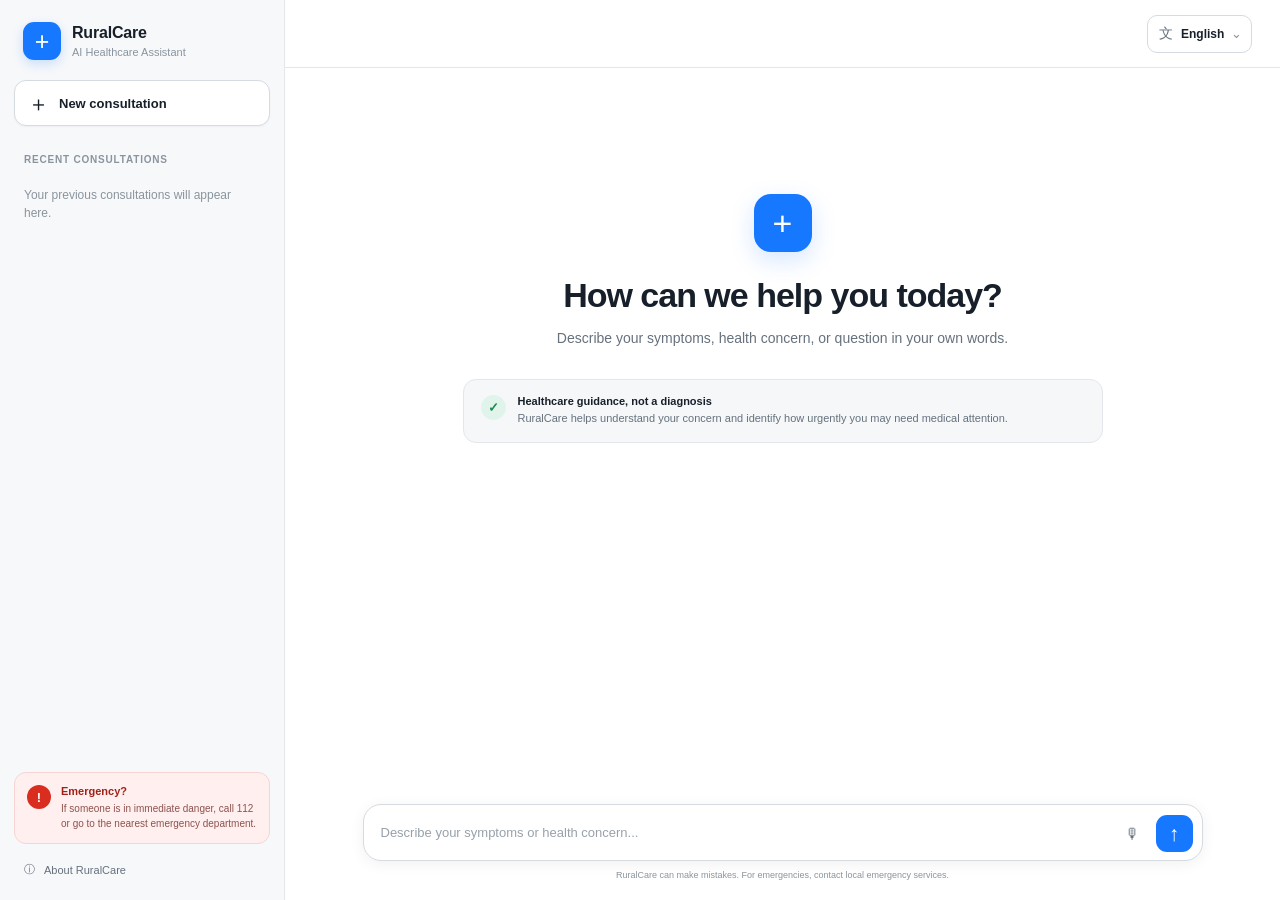
<file: frontend/index.html>
<!DOCTYPE html>
<html lang="en">
<head>
    <meta charset="UTF-8">

    <meta
        name="viewport"
        content="width=device-width, initial-scale=1.0"
    >

    <meta
        name="description"
        content="RuralCare AI Healthcare Triage Assistant"
    >

    <title>RuralCare AI</title>

    <link rel="stylesheet" href="./css/style.css">
</head>

<body>

<div class="app-shell">

    <!-- =========================
         SIDEBAR
    ========================== -->
    <aside class="sidebar" id="sidebar">

        <div class="sidebar-top">

            <div class="brand">
                <div class="brand-logo">
                    <span>+</span>
                </div>

                <div class="brand-text">
                    <h1>RuralCare</h1>
                    <p>AI Healthcare Assistant</p>
                </div>
            </div>

            <button
                class="new-chat-button"
                id="newChatButton"
                type="button"
            >
                <span class="new-chat-icon">＋</span>
                <span id="newChatText">New consultation</span>
            </button>

        </div>


        <div class="sidebar-section">

            <div class="sidebar-section-header">

                <div class="sidebar-section-title" id="recentTitle">
                    Recent consultations
                </div>

                <button
                    class="clear-history-button hidden"
                    id="clearHistoryButton"
                    type="button"
                    title="Clear all chats"
                >
                    <span id="clearHistoryText">Clear all</span>
                </button>

            </div>

            <div
                class="conversation-history"
                id="conversationHistory"
            >
                <!-- Conversations are inserted here -->
            </div>

        </div>


        <div class="sidebar-bottom">

            <div class="safety-card">

                <div class="safety-icon">
                    !
                </div>

                <div>
                    <strong id="emergencyTitle">
                        Emergency?
                    </strong>

                    <p id="emergencyText">
                        If someone is in immediate danger, call 112
                        or go to the nearest emergency department.
                    </p>
                </div>

            </div>

            <button
                class="sidebar-info-button"
                id="aboutButton"
                type="button"
            >
                <span>ⓘ</span>
                <span id="aboutText">About RuralCare</span>
            </button>

        </div>

    </aside>


    <!-- =========================
         MAIN AREA
    ========================== -->
    <main class="main-area">

        <!-- TOP BAR -->
        <header class="topbar">

            <div class="topbar-left">

                <button
                    class="mobile-menu-button"
                    id="mobileMenuButton"
                    type="button"
                    aria-label="Open menu"
                >
                    ☰
                </button>

                <div class="mobile-brand">
                    <div class="mobile-brand-logo">+</div>
                    <span>RuralCare</span>
                </div>

            </div>


            <div class="topbar-right">

                <label
                    class="language-control"
                    for="languageSelect"
                >
                    <span class="language-icon">文</span>

                    <select
                        id="languageSelect"
                        aria-label="Select language"
                    >
                        <option value="English">
                            English
                        </option>

                        <option value="Hindi">
                            हिन्दी
                        </option>

                        <option value="Marathi">
                            मराठी
                        </option>

                        <option value="Punjabi">
                            ਪੰਜਾਬੀ
                        </option>

                        <option value="Bengali">
                            বাংলা
                        </option>
                    </select>

                    <span class="select-arrow">⌄</span>
                </label>

            </div>

        </header>


        <!-- CHAT AREA -->
        <section class="chat-container">

            <div
                class="chat-scroll-area"
                id="chatScrollArea"
            >

                <!-- =========================
                     WELCOME SCREEN
                ========================== -->
                <div
                    class="welcome-screen"
                    id="welcomeScreen"
                >

                    <div class="welcome-logo">
                        <span>+</span>
                    </div>

                    <h2 id="welcomeTitle">
                        How can we help you today?
                    </h2>

                    <p
                        class="welcome-description"
                        id="welcomeDescription"
                    >
                        Describe your symptoms, health concern,
                        or question in your own words.
                    </p>

                    <div class="welcome-notice">

                        <div class="notice-icon">
                            ✓
                        </div>

                        <div>
                            <strong id="noticeTitle">
                                Healthcare guidance, not a diagnosis
                            </strong>

                            <p id="noticeText">
                                RuralCare helps understand your concern
                                and identify how urgently you may need
                                medical attention.
                            </p>
                        </div>

                    </div>

                </div>


                <!-- =========================
                     MESSAGES
                ========================== -->
                <div
                    class="messages"
                    id="messages"
                >
                    <!-- Messages inserted here -->
                </div>


                <!-- TYPING INDICATOR -->
                <div
                    class="typing-row hidden"
                    id="typingIndicator"
                >

                    <div class="assistant-avatar small">
                        +
                    </div>

                    <div class="typing-bubble">

                        <span></span>
                        <span></span>
                        <span></span>

                    </div>

                </div>

            </div>


            <!-- =========================
                 COMPOSER
            ========================== -->
            <div class="composer-area">

                <form
                    class="composer"
                    id="chatForm"
                >

                    <textarea
                        id="messageInput"
                        rows="1"
                        autocomplete="off"
                        spellcheck="true"
                        placeholder="Describe your symptoms or health concern..."
                        aria-label="Message RuralCare"
                    ></textarea>


                    <div class="composer-actions">

                        <button
                            type="button"
                            class="icon-button microphone-button"
                            id="microphoneButton"
                            title="Voice input"
                            aria-label="Voice input"
                        >
                            <span id="microphoneIcon">🎙</span>
                        </button>

                        <button
                            type="submit"
                            class="send-button"
                            id="sendButton"
                            title="Send message"
                            aria-label="Send message"
                        >
                            <span>↑</span>
                        </button>

                    </div>

                </form>


                <div class="composer-footer">

                    <span id="composerDisclaimer">
                        RuralCare can make mistakes. For emergencies,
                        contact local emergency services.
                    </span>

                </div>

            </div>

        </section>

    </main>

</div>


<!-- =========================
     ABOUT MODAL
========================== -->
<div
    class="modal-overlay hidden"
    id="aboutModal"
>

    <div class="modal">

        <button
            class="modal-close"
            id="aboutModalClose"
            type="button"
            aria-label="Close"
        >
            ×
        </button>

        <div class="modal-icon">
            +
        </div>

        <h2 id="modalTitle">
            About RuralCare
        </h2>

        <p id="modalText">
            RuralCare is an AI-assisted healthcare triage interface
            designed to help people describe health concerns and
            understand the appropriate level of care.
        </p>

        <div class="modal-warning">
            <strong id="modalWarningTitle">
                Important
            </strong>

            <p id="modalWarningText">
                This service does not replace a qualified healthcare
                professional and should not be used as a diagnosis.
            </p>
        </div>

        <button
            class="modal-primary-button"
            id="modalDoneButton"
            type="button"
        >
            Done
        </button>

    </div>

</div>


<!-- =========================
     EMERGENCY MODAL
========================== -->
<div
    class="modal-overlay hidden"
    id="emergencyModal"
>

    <div class="modal emergency-modal">

        <button
            class="modal-close"
            id="emergencyModalClose"
            type="button"
            aria-label="Close"
        >
            ×
        </button>

        <div class="emergency-large-icon">
            !
        </div>

        <h2 id="emergencyModalTitle">
            Possible emergency
        </h2>

        <p id="emergencyModalText">
            Some symptoms may require immediate medical attention.
            Please contact emergency services or go to the nearest
            emergency department.
        </p>

        <div class="emergency-number">
            <span id="callText">Emergency services</span>
            <strong>112</strong>
        </div>

        <button
            class="modal-primary-button emergency-button"
            id="emergencyDoneButton"
            type="button"
        >
            I understand
        </button>

    </div>

</div>


<!-- =========================
     CLEAR ALL CHATS MODAL
========================== -->
<div
    class="modal-overlay hidden"
    id="clearModal"
>

    <div class="modal">

        <button
            class="modal-close"
            id="clearModalClose"
            type="button"
            aria-label="Close"
        >
            &times;
        </button>

        <div class="modal-icon modal-icon-danger">
            &#10005;
        </div>

        <h2 id="clearModalTitle">
            Clear all chats?
        </h2>

        <p id="clearModalText">
            This permanently deletes every saved consultation on this
            device. This action cannot be undone.
        </p>

        <div class="modal-actions">

            <button
                class="modal-secondary-button"
                id="clearCancelButton"
                type="button"
            >
                Cancel
            </button>

            <button
                class="modal-primary-button modal-danger-button"
                id="clearConfirmButton"
                type="button"
            >
                Clear all chats
            </button>

        </div>

    </div>

</div>


<script src="./config.js"></script>

<script
    src="./js/app.js"
    defer
></script>

</body>
</html>
</file>
<file: frontend/css/style.css>
/* =========================================================
   RURALCARE AI
   Professional ChatGPT-style healthcare interface
========================================================= */

:root {
    --bg-main: #ffffff;
    --bg-sidebar: #f7f8fa;
    --bg-hover: #eef1f4;
    --bg-soft: #f5f7f9;

    --text-primary: #17202a;
    --text-secondary: #66717d;
    --text-muted: #8a949e;

    --border: #e3e7eb;
    --border-dark: #d5dbe1;

    --accent: #1677ff;
    --accent-dark: #075bc7;
    --accent-soft: #eaf3ff;

    --danger: #d92d20;
    --danger-soft: #fff0ef;

    --success: #178a55;

    --sidebar-width: 285px;
    --topbar-height: 68px;

    --radius-small: 10px;
    --radius-medium: 14px;
    --radius-large: 20px;

    --shadow-small:
        0 1px 2px rgba(16, 24, 40, 0.04);

    --shadow-medium:
        0 8px 30px rgba(16, 24, 40, 0.08);
}


/* =========================================================
   RESET
========================================================= */

* {
    box-sizing: border-box;
    margin: 0;
    padding: 0;
}


html,
body {
    width: 100%;
    height: 100%;
}


body {
    font-family:
        Inter,
        ui-sans-serif,
        -apple-system,
        BlinkMacSystemFont,
        "Segoe UI",
        Roboto,
        Helvetica,
        Arial,
        sans-serif;

    background: var(--bg-main);
    color: var(--text-primary);

    overflow: hidden;

    -webkit-font-smoothing: antialiased;
    text-rendering: optimizeLegibility;
}


button,
textarea,
select {
    font: inherit;
}


button {
    cursor: pointer;
}


.hidden {
    display: none !important;
}


/* =========================================================
   APP SHELL
========================================================= */

.app-shell {
    width: 100%;
    height: 100vh;

    display: flex;

    background: var(--bg-main);
}


/* =========================================================
   SIDEBAR
========================================================= */

.sidebar {
    width: var(--sidebar-width);
    min-width: var(--sidebar-width);
    height: 100vh;

    display: flex;
    flex-direction: column;

    background: var(--bg-sidebar);

    border-right: 1px solid var(--border);

    padding: 18px 14px 14px;
}


.sidebar-top {
    width: 100%;
}


.brand {
    display: flex;
    align-items: center;
    gap: 11px;

    padding: 4px 9px 20px;
}


.brand-logo {
    width: 38px;
    height: 38px;

    display: flex;
    align-items: center;
    justify-content: center;

    border-radius: 11px;

    background: var(--accent);
    color: white;

    font-size: 25px;
    font-weight: 500;

    box-shadow:
        0 4px 12px rgba(22, 119, 255, 0.20);
}


.brand-text h1 {
    font-size: 16px;
    line-height: 20px;
    font-weight: 700;
    letter-spacing: -0.2px;
}


.brand-text p {
    margin-top: 2px;

    font-size: 11px;
    line-height: 15px;

    color: var(--text-muted);
}


/* NEW CONSULTATION */

.new-chat-button {
    width: 100%;
    height: 46px;

    border: 1px solid var(--border-dark);
    border-radius: 12px;

    background: white;
    color: var(--text-primary);

    display: flex;
    align-items: center;
    gap: 10px;

    padding: 0 13px;

    font-size: 13px;
    font-weight: 600;

    box-shadow: var(--shadow-small);

    transition:
        background 0.15s ease,
        border-color 0.15s ease,
        transform 0.15s ease;
}


.new-chat-button:hover {
    background: #fbfcfd;
    border-color: #c8d0d8;
}


.new-chat-button:active {
    transform: translateY(1px);
}


.new-chat-icon {
    font-size: 21px;
    font-weight: 400;
    line-height: 1;
}


/* SIDEBAR SECTIONS */

.sidebar-section {
    flex: 1;
    min-height: 0;

    margin-top: 28px;
}


.sidebar-section-header {
    padding-right: 6px;

    display: flex;
    align-items: baseline;
    justify-content: space-between;
    gap: 8px;
}


.clear-history-button {
    flex: none;

    margin-bottom: 9px;
    padding: 3px 7px;

    border: none;
    border-radius: 6px;

    background: transparent;
    color: var(--text-muted);

    font-size: 10px;
    font-weight: 650;
    font-family: inherit;

    text-transform: uppercase;
    letter-spacing: 0.6px;

    cursor: pointer;

    transition: background 0.15s ease,
                color 0.15s ease;
}


.clear-history-button:hover {
    background: var(--danger-soft);
    color: var(--danger);
}


.clear-history-button:focus-visible {
    outline: 2px solid var(--danger);
    outline-offset: 1px;
}


.sidebar-section-title {
    padding: 0 10px 9px;

    color: var(--text-muted);

    font-size: 10px;
    font-weight: 700;

    text-transform: uppercase;
    letter-spacing: 0.8px;
}


.conversation-history {
    width: 100%;
    max-height: calc(100vh - 260px);

    overflow-y: auto;
}


.conversation-history::-webkit-scrollbar {
    width: 5px;
}


.conversation-history::-webkit-scrollbar-thumb {
    background: #d5dae0;
    border-radius: 10px;
}


/* HISTORY ITEM */

.history-item {
    width: 100%;

    display: flex;
    align-items: center;
    gap: 9px;

    padding: 10px;

    margin-bottom: 3px;

    border-radius: 9px;

    color: var(--text-secondary);

    cursor: pointer;

    transition: background 0.15s ease;
}


.history-item:hover {
    background: var(--bg-hover);
}


.history-item.active {
    background: #e9edf1;
    color: var(--text-primary);
}


.history-icon {
    width: 20px;
    min-width: 20px;

    display: flex;
    justify-content: center;

    font-size: 14px;
}


.history-content {
    min-width: 0;
    flex: 1;
}


.history-title {
    overflow: hidden;
    white-space: nowrap;
    text-overflow: ellipsis;

    font-size: 12px;
    font-weight: 500;
}


.history-date {
    margin-top: 2px;

    font-size: 10px;
    color: var(--text-muted);
}


.empty-history {
    padding: 12px 10px;

    font-size: 12px;
    color: var(--text-muted);

    line-height: 18px;
}


/* SIDEBAR BOTTOM */

.sidebar-bottom {
    margin-top: auto;
}


.safety-card {
    display: flex;
    gap: 10px;

    padding: 12px;

    border-radius: 12px;

    background: var(--danger-soft);
    border: 1px solid #f7d4d1;
}


.safety-icon {
    width: 24px;
    height: 24px;
    min-width: 24px;

    display: flex;
    align-items: center;
    justify-content: center;

    border-radius: 50%;

    background: var(--danger);
    color: white;

    font-size: 13px;
    font-weight: 700;
}


.safety-card strong {
    display: block;

    color: #9f2118;

    font-size: 11px;
    font-weight: 700;
}


.safety-card p {
    margin-top: 4px;

    color: #8d514d;

    font-size: 10px;
    line-height: 15px;
}


.sidebar-info-button {
    width: 100%;

    display: flex;
    align-items: center;
    gap: 9px;

    margin-top: 9px;
    padding: 9px 10px;

    border: none;
    background: transparent;

    color: var(--text-secondary);

    font-size: 11px;

    border-radius: 8px;

    text-align: left;
}


.sidebar-info-button:hover {
    background: var(--bg-hover);
}


/* =========================================================
   MAIN AREA
========================================================= */

.main-area {
    flex: 1;
    min-width: 0;
    height: 100vh;

    display: flex;
    flex-direction: column;

    background: white;
}


/* =========================================================
   TOPBAR
========================================================= */

.topbar {
    width: 100%;
    height: var(--topbar-height);
    min-height: var(--topbar-height);

    display: flex;
    align-items: center;
    justify-content: space-between;

    padding: 0 28px;

    border-bottom: 1px solid var(--border);

    background: rgba(255, 255, 255, 0.96);
}


.topbar-left,
.topbar-right {
    display: flex;
    align-items: center;
}


.mobile-menu-button,
.mobile-brand {
    display: none;
}


/* LANGUAGE */

.language-control {
    height: 38px;

    display: flex;
    align-items: center;
    gap: 8px;

    padding: 0 11px;

    border: 1px solid var(--border-dark);
    border-radius: 10px;

    background: white;

    color: var(--text-secondary);

    position: relative;
}


.language-icon {
    font-size: 14px;
}


.language-control select {
    appearance: none;
    -webkit-appearance: none;

    border: none;
    outline: none;

    background: transparent;

    padding-right: 15px;

    color: var(--text-primary);

    font-size: 12px;
    font-weight: 600;

    cursor: pointer;
}


.select-arrow {
    position: absolute;
    right: 9px;

    pointer-events: none;

    font-size: 13px;
    color: var(--text-muted);
}


/* =========================================================
   CHAT CONTAINER
========================================================= */

.chat-container {
    flex: 1;
    min-height: 0;

    display: flex;
    flex-direction: column;
}


.chat-scroll-area {
    flex: 1;
    min-height: 0;

    overflow-y: auto;

    scroll-behavior: smooth;

    padding-bottom: 20px;
}


.chat-scroll-area::-webkit-scrollbar {
    width: 7px;
}


.chat-scroll-area::-webkit-scrollbar-thumb {
    background: #dfe3e7;
    border-radius: 10px;
}


/* =========================================================
   WELCOME
========================================================= */

.welcome-screen {
    width: min(760px, calc(100% - 40px));

    margin: 0 auto;

    padding-top: clamp(70px, 14vh, 145px);

    text-align: center;
}


.welcome-logo {
    width: 58px;
    height: 58px;

    display: flex;
    align-items: center;
    justify-content: center;

    margin: 0 auto 22px;

    border-radius: 17px;

    background: var(--accent);
    color: white;

    font-size: 34px;
    font-weight: 400;

    box-shadow:
        0 8px 25px rgba(22, 119, 255, 0.18);
}


.welcome-screen h2 {
    font-size: clamp(25px, 3vw, 34px);
    line-height: 42px;

    font-weight: 650;
    letter-spacing: -1px;

    color: var(--text-primary);
}


.welcome-description {
    max-width: 590px;

    margin: 11px auto 0;

    color: var(--text-secondary);

    font-size: 14px;
    line-height: 23px;
}


/* NOTICE */

.welcome-notice {
    max-width: 640px;

    display: flex;
    align-items: flex-start;
    gap: 12px;

    margin: 29px auto 0;

    padding: 15px 17px;

    border: 1px solid var(--border);

    border-radius: 13px;

    background: var(--bg-soft);

    text-align: left;
}


.notice-icon {
    width: 25px;
    height: 25px;
    min-width: 25px;

    display: flex;
    align-items: center;
    justify-content: center;

    border-radius: 50%;

    background: #e1f4eb;
    color: var(--success);

    font-size: 13px;
    font-weight: 700;
}


.welcome-notice strong {
    display: block;

    font-size: 11px;
    font-weight: 700;

    color: var(--text-primary);
}


.welcome-notice p {
    margin-top: 3px;

    font-size: 11px;
    line-height: 17px;

    color: var(--text-secondary);
}


/* =========================================================
   MESSAGES
========================================================= */

.messages {
    width: min(840px, calc(100% - 40px));

    margin: 0 auto;
}


.message-row {
    width: 100%;

    display: flex;

    margin-top: 27px;
}


.message-row.user {
    justify-content: flex-end;
}


.message-row.assistant {
    justify-content: flex-start;
}


.message-content {
    max-width: 78%;
}


/* USER */

.user-bubble {
    padding: 11px 15px;

    border-radius: 17px 17px 4px 17px;

    background: var(--accent);
    color: white;

    font-size: 13px;
    line-height: 21px;

    white-space: pre-wrap;

    box-shadow:
        0 2px 7px rgba(22, 119, 255, 0.12);
}


/* ASSISTANT */

.assistant-wrapper {
    display: flex;
    align-items: flex-start;
    gap: 10px;
}


.assistant-avatar {
    width: 29px;
    height: 29px;
    min-width: 29px;

    display: flex;
    align-items: center;
    justify-content: center;

    border-radius: 9px;

    background: var(--accent-soft);
    color: var(--accent);

    font-size: 17px;
    font-weight: 500;
}


.assistant-avatar.small {
    width: 28px;
    height: 28px;
    min-width: 28px;

    border-radius: 8px;
}


.assistant-bubble {
    padding: 3px 0;

    color: var(--text-primary);

    font-size: 13px;
    line-height: 23px;

    white-space: normal;

    overflow-wrap: anywhere;
}


.assistant-bubble p {
    margin-bottom: 10px;
}


.assistant-bubble p:last-child {
    margin-bottom: 0;
}


.assistant-bubble strong {
    font-weight: 700;
}


.assistant-bubble ul,
.assistant-bubble ol {
    margin: 7px 0 10px 20px;
}


.assistant-bubble li {
    margin: 3px 0;
}


.assistant-bubble h3 {
    margin: 8px 0 5px;

    font-size: 14px;
}


/* EMERGENCY MESSAGE */

.emergency-message {
    margin-top: 10px;
    padding: 12px 14px;

    border-radius: 11px;

    border: 1px solid #f2c9c5;

    background: var(--danger-soft);

    color: #8e2019;

    font-size: 12px;
    line-height: 19px;
}


/* =========================================================
   TYPING
========================================================= */

.typing-row {
    width: min(840px, calc(100% - 40px));

    margin: 27px auto 0;

    display: flex;
    align-items: flex-start;
    gap: 10px;
}


.typing-bubble {
    height: 29px;

    display: flex;
    align-items: center;
    gap: 4px;
}


.typing-bubble span {
    width: 5px;
    height: 5px;

    border-radius: 50%;

    background: #9ba4ad;

    animation: typing 1.3s infinite ease-in-out;
}


.typing-bubble span:nth-child(2) {
    animation-delay: 0.15s;
}


.typing-bubble span:nth-child(3) {
    animation-delay: 0.3s;
}


@keyframes typing {

    0%,
    60%,
    100% {
        transform: translateY(0);
        opacity: 0.4;
    }

    30% {
        transform: translateY(-4px);
        opacity: 1;
    }
}


/* =========================================================
   COMPOSER
========================================================= */

.composer-area {
    width: min(840px, calc(100% - 40px));

    margin: 0 auto;

    padding: 12px 0 18px;
}


.composer {
    min-height: 57px;

    display: flex;
    align-items: flex-end;

    padding: 8px 9px 8px 17px;

    border: 1px solid var(--border-dark);
    border-radius: 18px;

    background: white;

    box-shadow:
        0 3px 15px rgba(16, 24, 40, 0.06);

    transition:
        border-color 0.15s ease,
        box-shadow 0.15s ease;
}


.composer:focus-within {
    border-color: #aeb8c3;

    box-shadow:
        0 4px 20px rgba(16, 24, 40, 0.08);
}


#messageInput {
    flex: 1;

    width: 100%;
    min-height: 39px;
    max-height: 160px;

    resize: none;

    border: none;
    outline: none;

    background: transparent;

    color: var(--text-primary);

    padding: 9px 0;

    font-size: 13px;
    line-height: 21px;

    overflow-y: auto;
}


#messageInput::placeholder {
    color: #98a1aa;
}


.composer-actions {
    display: flex;
    align-items: center;
    gap: 5px;

    margin-left: 8px;
}


.icon-button,
.send-button {
    border: none;

    display: flex;
    align-items: center;
    justify-content: center;

    transition:
        background 0.15s ease,
        transform 0.15s ease;
}


.icon-button {
    width: 36px;
    height: 36px;

    border-radius: 10px;

    background: transparent;

    color: var(--text-secondary);

    font-size: 15px;
}


.icon-button:hover {
    background: var(--bg-hover);
}


.microphone-button.recording {
    background: var(--danger-soft);
    color: var(--danger);
}


.send-button {
    width: 37px;
    height: 37px;

    border-radius: 11px;

    background: var(--accent);
    color: white;

    font-size: 21px;
    font-weight: 500;
}


.send-button:hover {
    background: var(--accent-dark);
}


.send-button:disabled {
    background: #dce1e6;
    color: #98a0a8;
    cursor: not-allowed;
}


.composer-footer {
    padding: 7px 5px 0;

    text-align: center;

    color: var(--text-muted);

    font-size: 9px;
    line-height: 14px;
}


/* =========================================================
   MODALS
========================================================= */

.modal-overlay {
    position: fixed;
    inset: 0;
    z-index: 1000;

    display: flex;
    align-items: center;
    justify-content: center;

    padding: 20px;

    background: rgba(16, 24, 40, 0.38);

    backdrop-filter: blur(4px);
}


.modal {
    width: min(430px, 100%);

    position: relative;

    padding: 30px;

    border-radius: 19px;

    background: white;

    box-shadow:
        0 25px 70px rgba(16, 24, 40, 0.20);

    animation: modalIn 0.18s ease-out;
}


@keyframes modalIn {

    from {
        opacity: 0;
        transform: translateY(8px) scale(0.98);
    }

    to {
        opacity: 1;
        transform: translateY(0) scale(1);
    }

}


.modal-close {
    position: absolute;
    top: 13px;
    right: 14px;

    width: 32px;
    height: 32px;

    border: none;
    border-radius: 8px;

    background: transparent;

    color: var(--text-muted);

    font-size: 24px;
    line-height: 1;
}


.modal-close:hover {
    background: var(--bg-hover);
}


.modal-icon,
.emergency-large-icon {
    width: 46px;
    height: 46px;

    display: flex;
    align-items: center;
    justify-content: center;

    margin-bottom: 17px;

    border-radius: 13px;

    background: var(--accent);
    color: white;

    font-size: 28px;
}


.modal h2 {
    font-size: 20px;
    letter-spacing: -0.3px;
}


.modal > p {
    margin-top: 9px;

    color: var(--text-secondary);

    font-size: 13px;
    line-height: 21px;
}


.modal-warning {
    margin-top: 19px;

    padding: 12px;

    border-radius: 11px;

    background: var(--bg-soft);
}


.modal-warning strong {
    font-size: 11px;
}


.modal-warning p {
    margin-top: 4px;

    color: var(--text-secondary);

    font-size: 11px;
    line-height: 17px;
}


.modal-primary-button {
    width: 100%;
    height: 43px;

    margin-top: 20px;

    border: none;
    border-radius: 11px;

    background: var(--accent);
    color: white;

    font-size: 12px;
    font-weight: 650;
}


.modal-primary-button:hover {
    background: var(--accent-dark);
}


.modal-actions {
    display: flex;
    gap: 10px;
}


.modal-actions .modal-primary-button,
.modal-actions .modal-secondary-button {
    width: 100%;
}


.modal-secondary-button {
    height: 43px;

    margin-top: 20px;

    border: 1px solid var(--border-dark);
    border-radius: 11px;

    background: var(--bg-main);
    color: var(--text-secondary);

    font-size: 12px;
    font-weight: 650;
    font-family: inherit;

    cursor: pointer;
}


.modal-secondary-button:hover {
    background: var(--bg-hover);
    color: var(--text-primary);
}


.modal-danger-button {
    background: var(--danger);
}


.modal-danger-button:hover {
    background: #a81d13;
}


.modal-icon-danger {
    background: var(--danger);
}


.emergency-large-icon {
    background: var(--danger);
}


.emergency-modal h2 {
    color: #9f2118;
}


.emergency-number {
    margin-top: 18px;

    padding: 14px;

    display: flex;
    align-items: center;
    justify-content: space-between;

    border-radius: 11px;

    background: var(--danger-soft);

    color: #8e2019;
}


.emergency-number span {
    font-size: 11px;
}


.emergency-number strong {
    font-size: 22px;
}


.emergency-button {
    background: var(--danger);
}


.emergency-button:hover {
    background: #b42318;
}


/* =========================================================
   MOBILE
========================================================= */

@media (max-width: 800px) {

    .sidebar {
        position: fixed;
        z-index: 900;

        left: 0;
        top: 0;
        bottom: 0;

        transform: translateX(-100%);

        transition: transform 0.22s ease;

        box-shadow:
            8px 0 35px rgba(16, 24, 40, 0.10);
    }


    .sidebar.open {
        transform: translateX(0);
    }


    .mobile-menu-button {
        width: 38px;
        height: 38px;

        display: flex;
        align-items: center;
        justify-content: center;

        margin-right: 9px;

        border: none;
        border-radius: 9px;

        background: transparent;

        color: var(--text-secondary);

        font-size: 19px;
    }


    .mobile-menu-button:hover {
        background: var(--bg-hover);
    }


    .mobile-brand {
        display: flex;
        align-items: center;
        gap: 8px;

        font-size: 14px;
        font-weight: 700;
    }


    .mobile-brand-logo {
        width: 28px;
        height: 28px;

        display: flex;
        align-items: center;
        justify-content: center;

        border-radius: 8px;

        background: var(--accent);
        color: white;

        font-size: 19px;
    }


    .topbar {
        padding: 0 14px;
    }


    .language-control {
        height: 35px;
    }


    .welcome-screen {
        padding-top: 65px;
    }


    .welcome-screen h2 {
        font-size: 25px;
        line-height: 33px;
    }


    .welcome-description {
        font-size: 13px;
        line-height: 21px;
    }


    .messages,
    .typing-row,
    .composer-area {
        width: calc(100% - 28px);
    }


    .message-content {
        max-width: 88%;
    }


    .composer-area {
        padding-bottom: 12px;
    }

}


@media (max-width: 480px) {

    .welcome-screen {
        width: calc(100% - 28px);

        padding-top: 50px;
    }


    .welcome-logo {
        width: 52px;
        height: 52px;

        font-size: 30px;
    }


    .welcome-screen h2 {
        font-size: 22px;
        line-height: 30px;
    }


    .welcome-notice {
        padding: 12px;
    }


    .composer {
        border-radius: 16px;
    }


    .microphone-button {
        display: none;
    }


    .modal {
        padding: 24px;
    }

}
</file>
